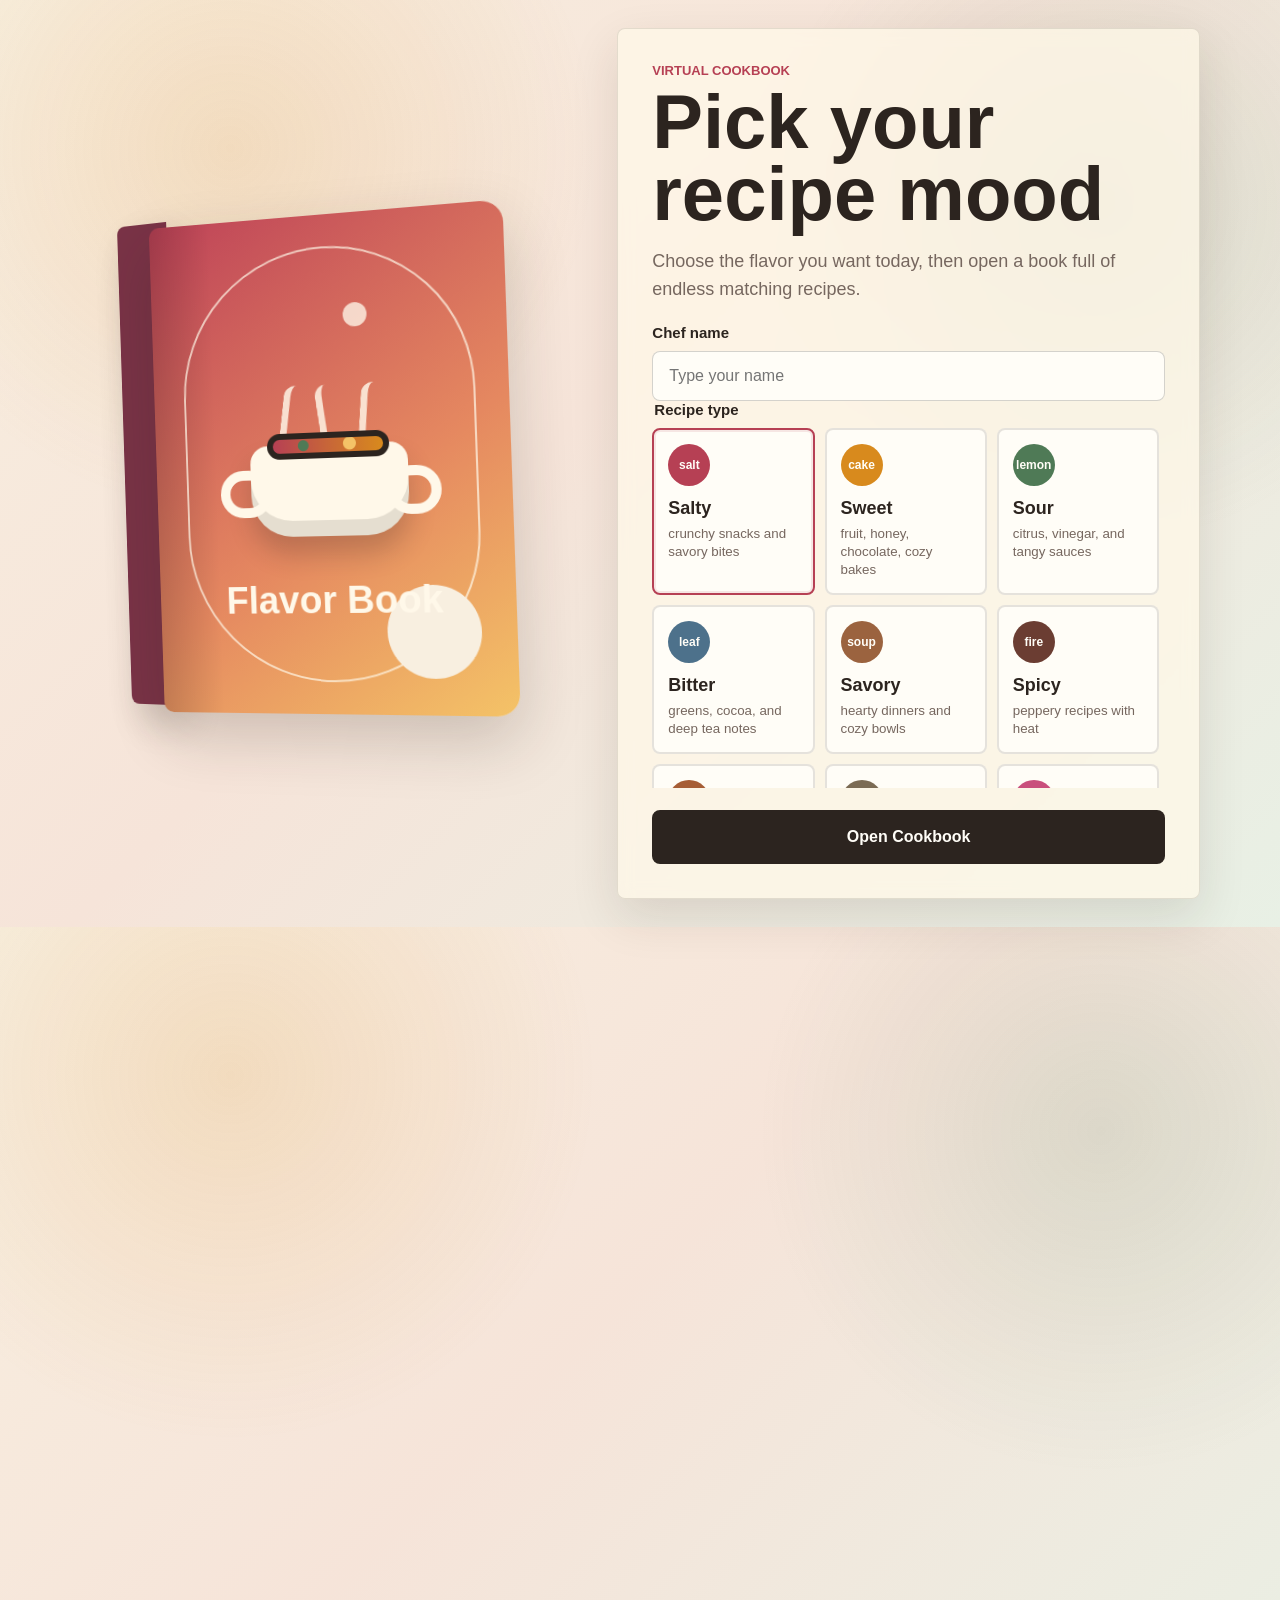
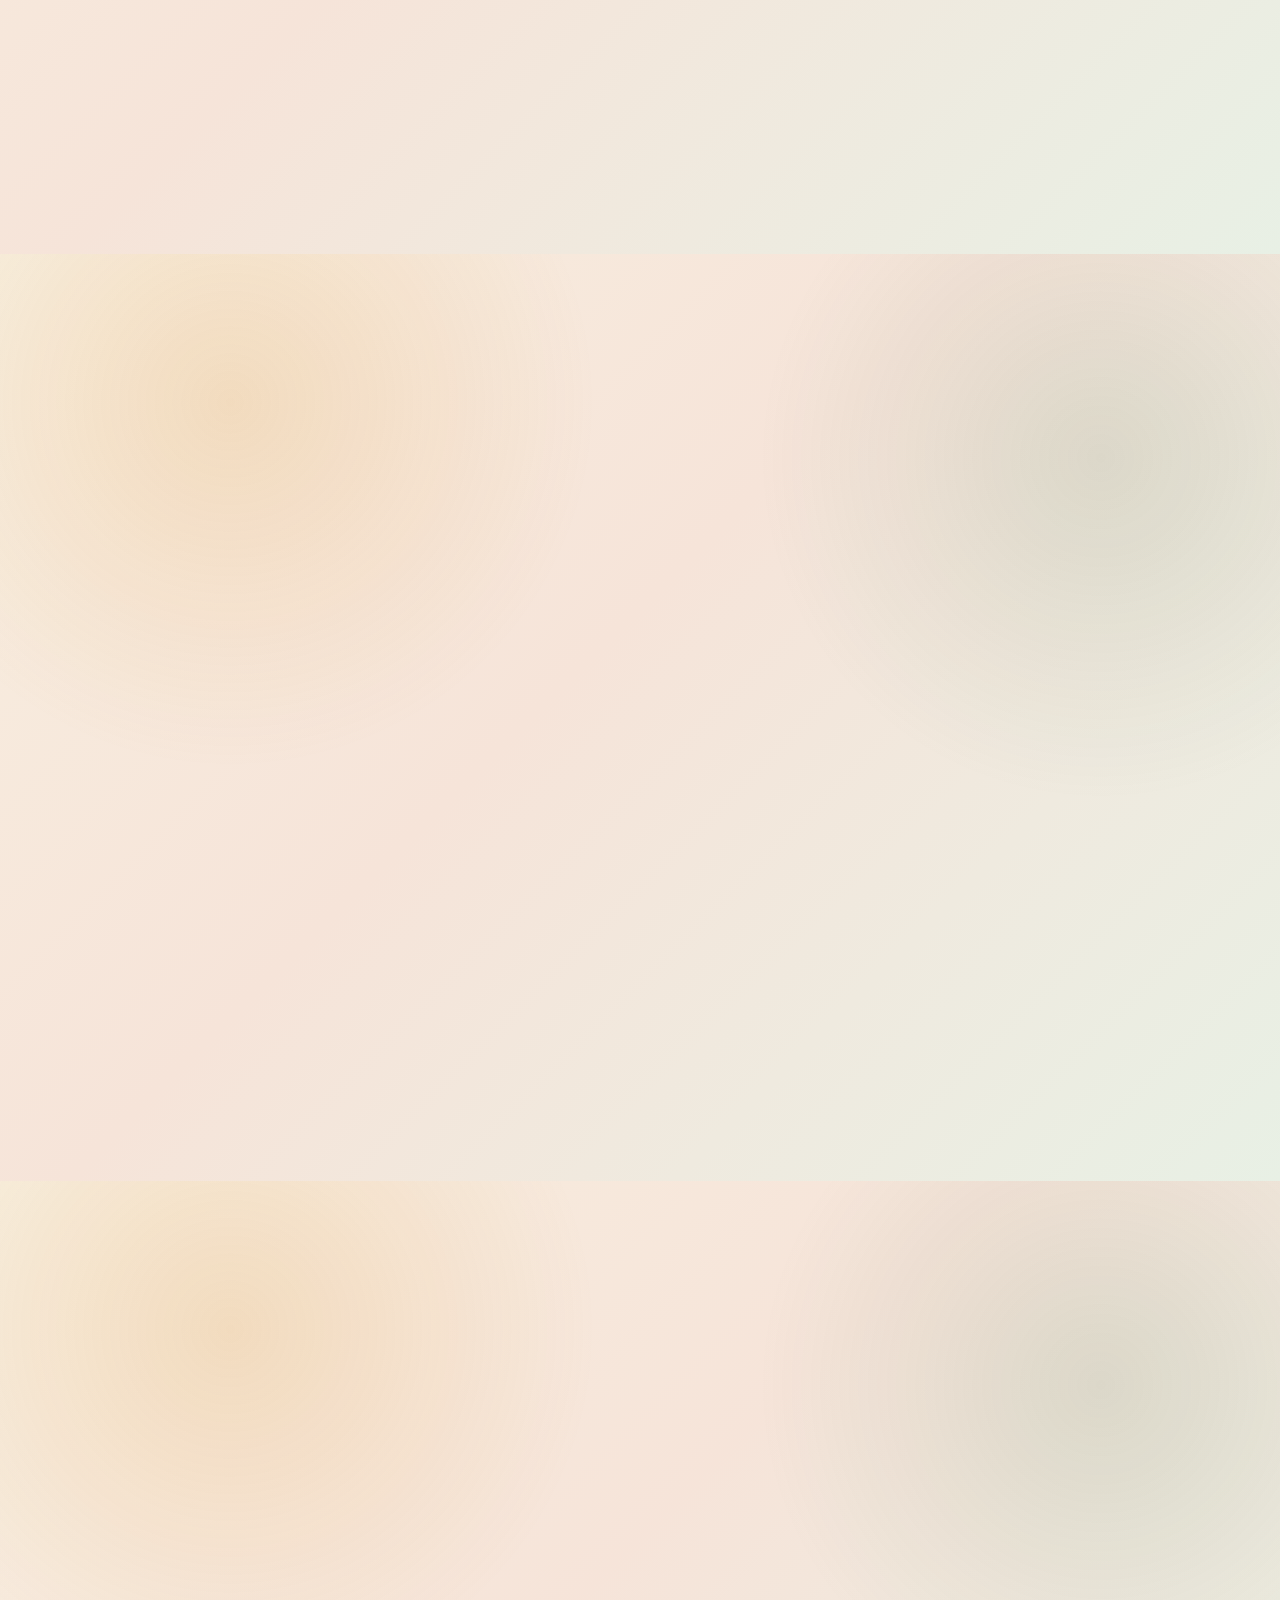
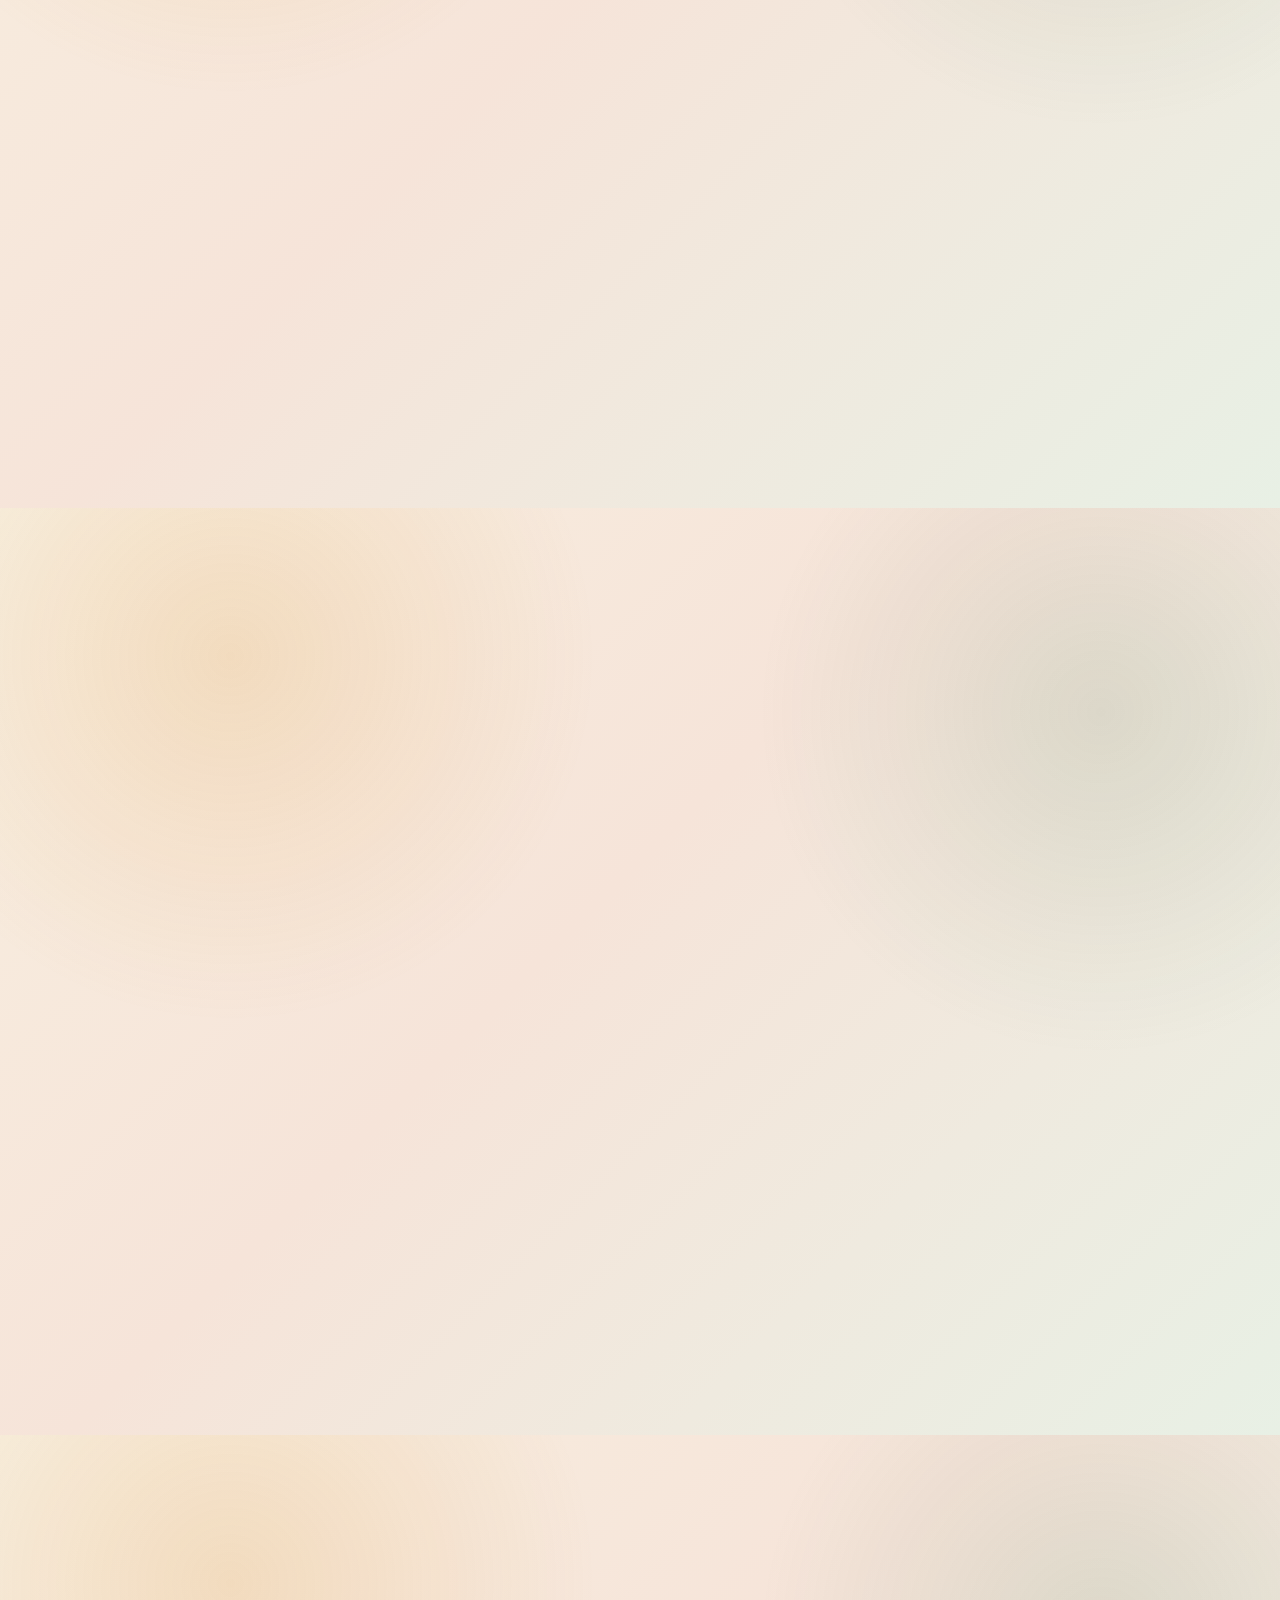
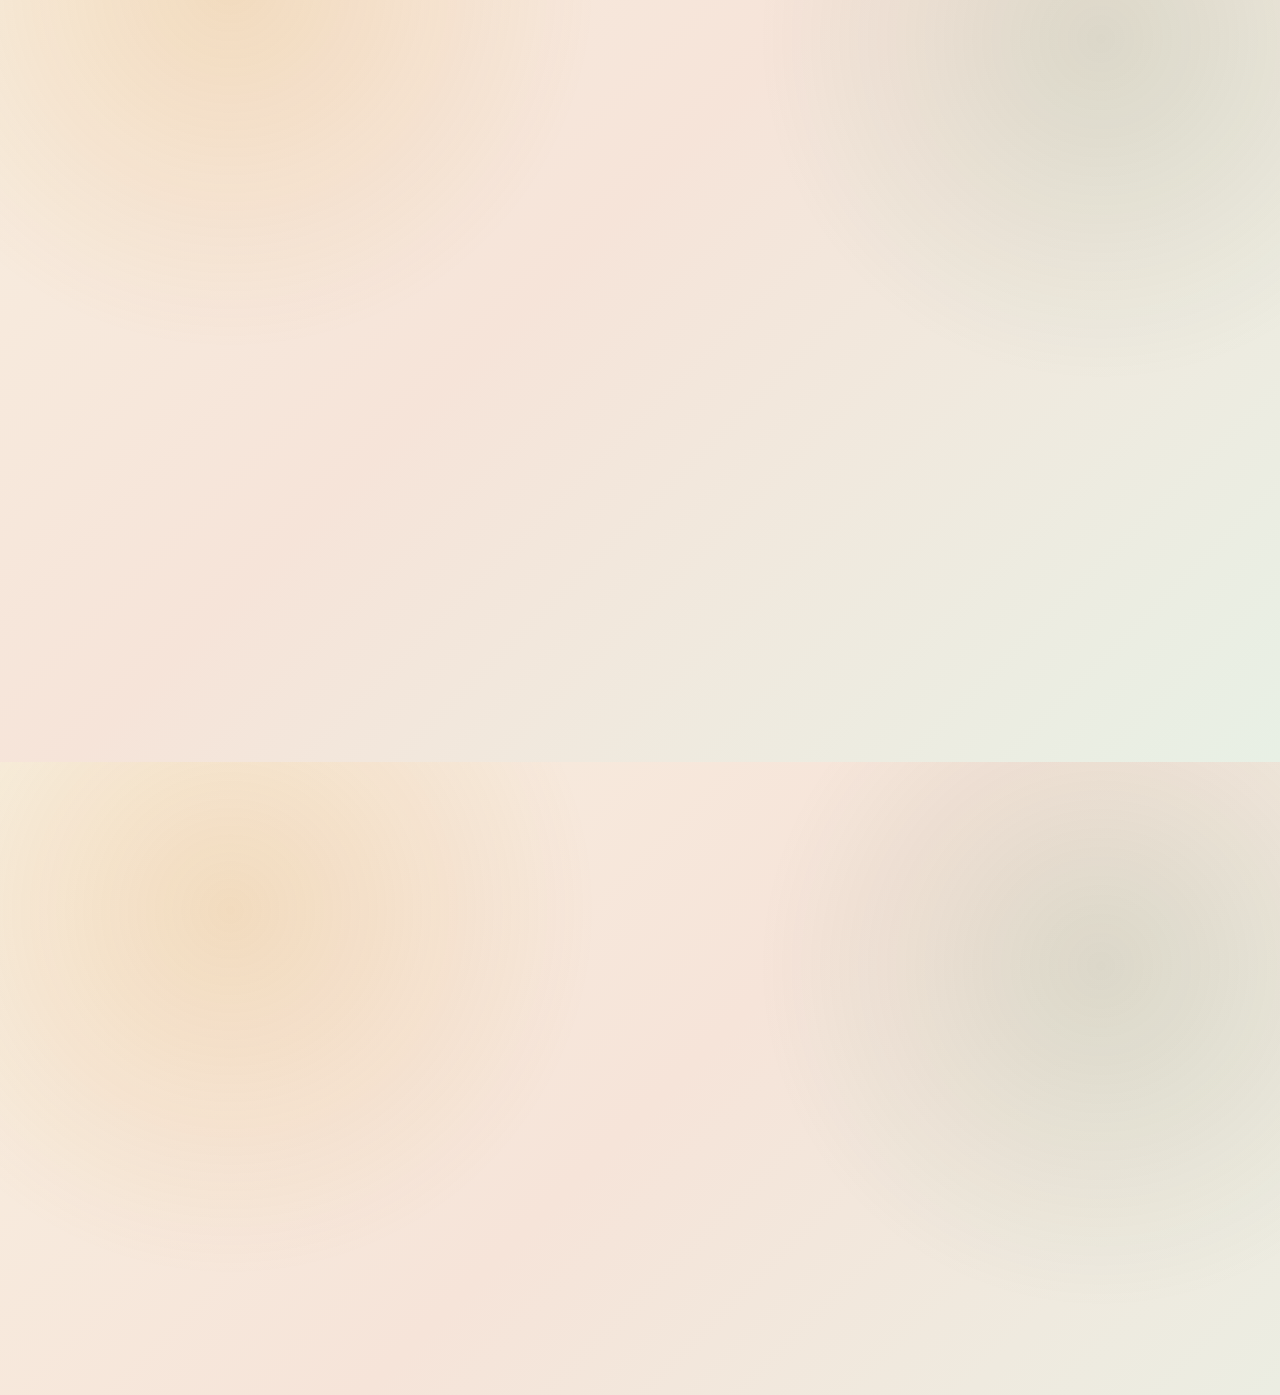
<file: index.html>
<!DOCTYPE html>
<html lang="en">
<head>
  <meta charset="UTF-8">
  <meta name="viewport" content="width=device-width, initial-scale=1.0">
  <title>Flavor Book</title>
  <link rel="stylesheet" href="styles.css">
</head>
<body>
  <main class="app-shell">
    <section class="login-view" id="loginView" aria-labelledby="loginTitle">
      <div class="cover-art" aria-hidden="true">
        <div class="book-spine"></div>
        <div class="book-cover">
          <div class="soup-logo">
            <span class="steam steam-one"></span>
            <span class="steam steam-two"></span>
            <span class="steam steam-three"></span>
            <div class="soup-pot">
              <span class="soup-surface"></span>
            </div>
          </div>
          <p>Flavor Book</p>
        </div>
      </div>

      <form class="login-panel" id="loginForm">
        <p class="eyebrow">Virtual Cookbook</p>
        <h1 id="loginTitle">Pick your recipe mood</h1>
        <p class="intro">Choose the flavor you want today, then open a book full of endless matching recipes.</p>

        <label class="name-label" for="chefName">Chef name</label>
        <input id="chefName" name="chefName" type="text" placeholder="Type your name" autocomplete="name" maxlength="24">

        <fieldset>
          <legend>Recipe type</legend>
          <div class="flavor-grid" id="flavorGrid"></div>
        </fieldset>

        <button class="primary-action" type="submit">Open Cookbook</button>
      </form>
    </section>

    <section class="cookbook-view hidden" id="cookbookView" aria-labelledby="bookTitle">
      <header class="topbar">
        <button class="icon-button" id="backButton" type="button" aria-label="Go back to flavor picker" title="Back">
          <span aria-hidden="true">&lsaquo;</span>
        </button>
        <div>
          <p class="eyebrow" id="chefGreeting">Chef</p>
          <h1 id="bookTitle">Salty Cookbook</h1>
        </div>
        <div class="tabs" id="bookTabs" aria-label="Cookbook categories"></div>
      </header>

      <div class="book-stage">
        <button class="page-button" id="prevRecipe" type="button" aria-label="Previous recipe" title="Previous recipe">
          <span aria-hidden="true">&lsaquo;</span>
        </button>

        <article class="cookbook" aria-live="polite">
          <div class="page left-page">
            <p class="page-kicker" id="recipeNumber">Recipe 1</p>
            <h2 id="recipeTitle"></h2>
            <p id="recipeDescription"></p>
            <div class="recipe-image" id="recipeImage" aria-hidden="true"></div>
          </div>
          <div class="page right-page">
            <div class="recipe-meta">
              <span id="recipeTime"></span>
              <span id="recipeLevel"></span>
            </div>
            <h3>Ingredients</h3>
            <ul id="ingredientList"></ul>
            <h3>Steps</h3>
            <ol id="stepList"></ol>
          </div>
        </article>

        <button class="page-button" id="nextRecipe" type="button" aria-label="Next recipe" title="Next recipe">
          <span aria-hidden="true">&rsaquo;</span>
        </button>
      </div>

      <section class="publish-panel" aria-labelledby="publishTitle">
        <div class="publish-copy">
          <p class="eyebrow">Your Recipes</p>
          <h2 id="publishTitle">Publish a recipe</h2>
          <p>Add a recipe to a flavor category, then pick it from your saved shelf to place it in the cookbook.</p>
        </div>

        <form class="recipe-form" id="recipeForm">
          <label for="recipeCategory">Category</label>
          <select id="recipeCategory" name="recipeCategory"></select>

          <label for="customTitle">Recipe name</label>
          <input id="customTitle" name="customTitle" type="text" placeholder="Example: My Cheesy Noodles" maxlength="54" required>

          <label for="customIngredients">Ingredients</label>
          <textarea id="customIngredients" name="customIngredients" placeholder="Write one ingredient per line" rows="5" required></textarea>

          <label for="customSteps">Steps</label>
          <textarea id="customSteps" name="customSteps" placeholder="Write one step per line" rows="5" required></textarea>

          <button class="primary-action" type="submit">Publish Recipe</button>
        </form>

        <div class="saved-recipes">
          <h3>Recipes to add</h3>
          <div class="saved-list" id="savedRecipeList"></div>
        </div>
      </section>
    </section>
  </main>

  <script src="app.js"></script>
</body>
</html>
</file>
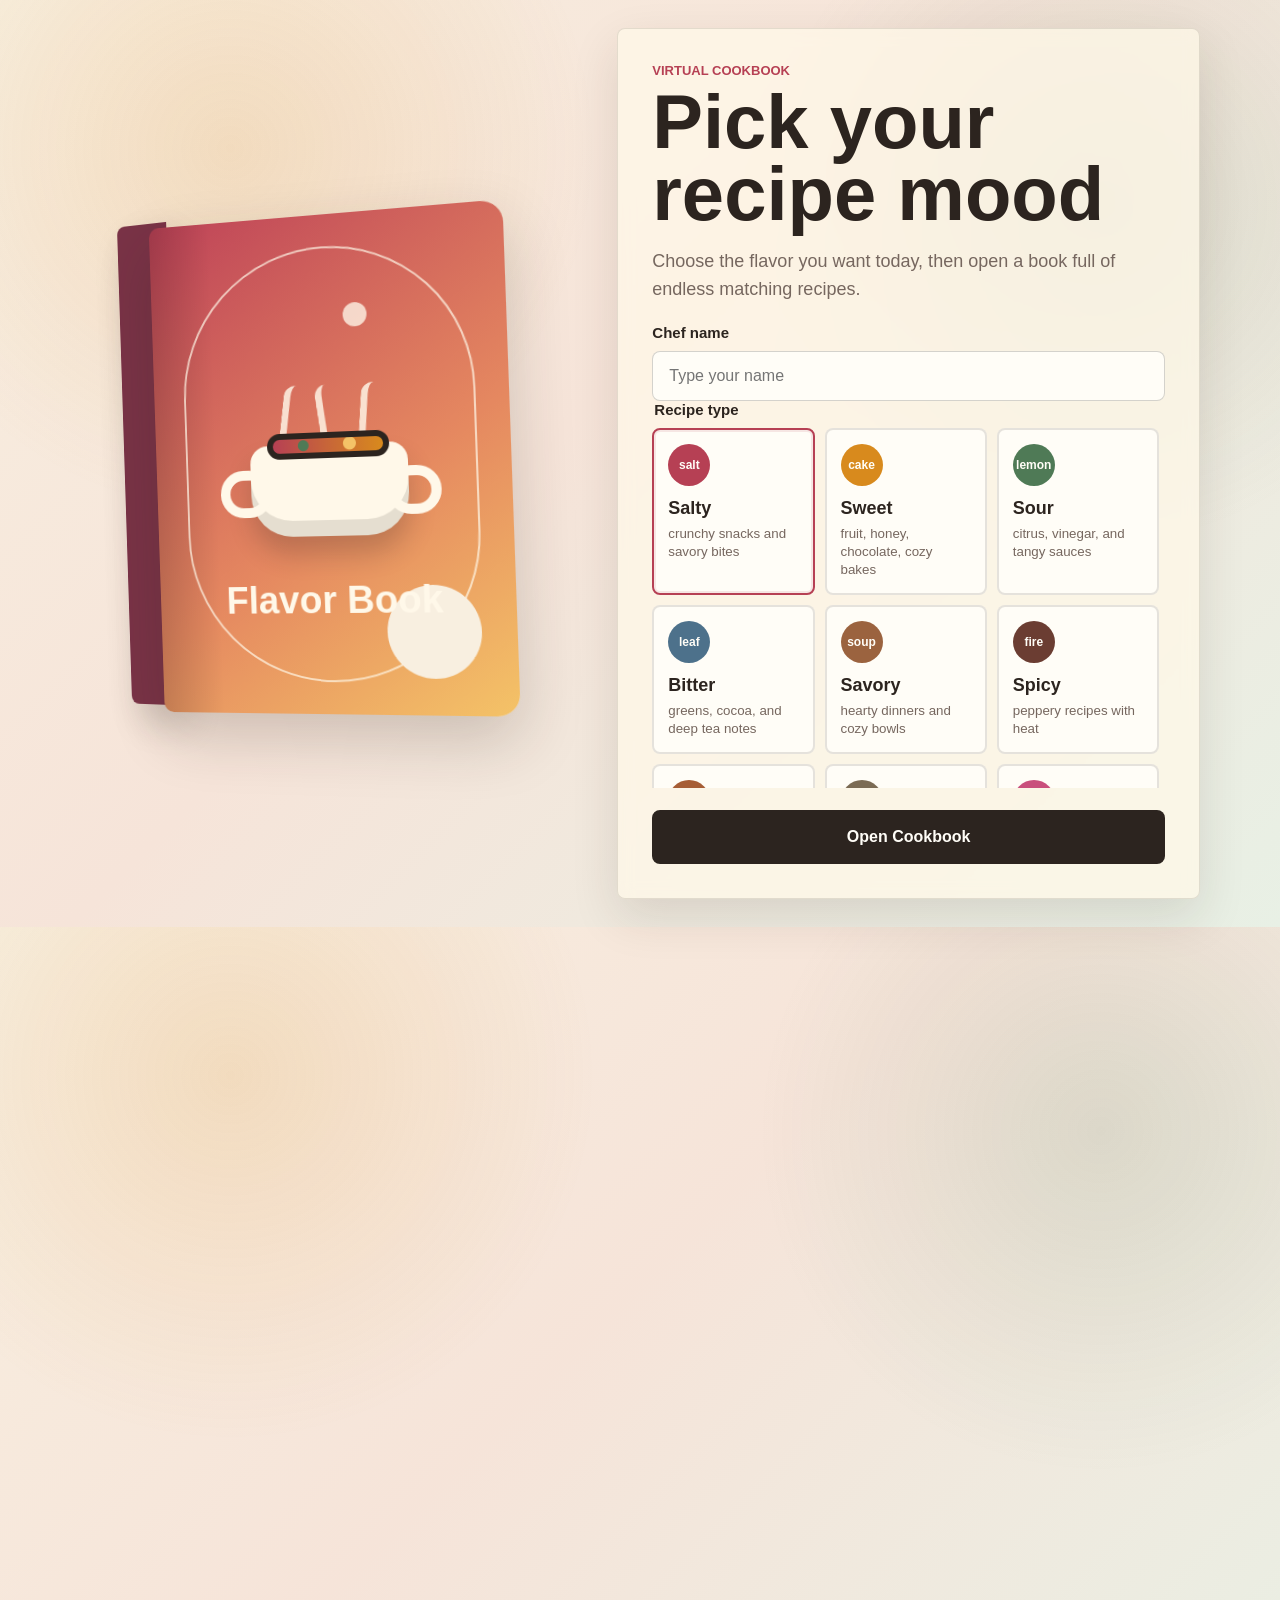
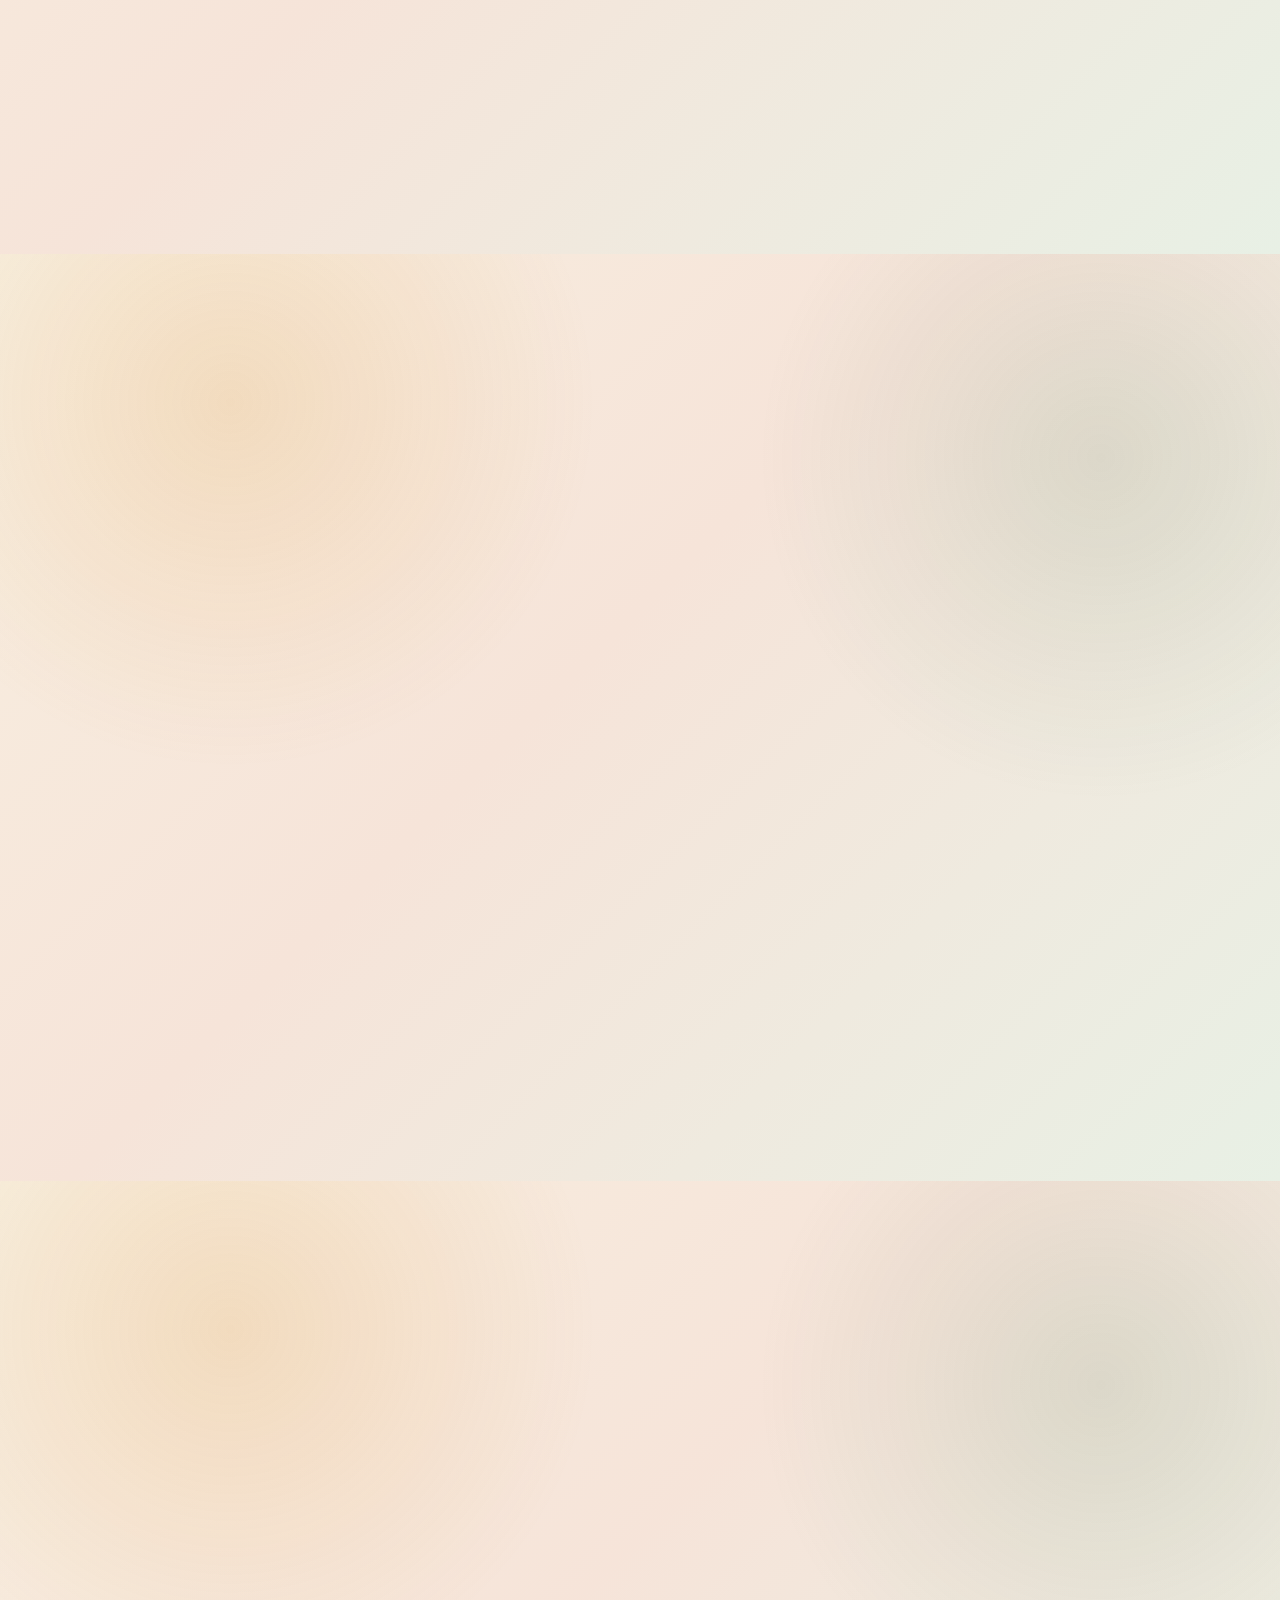
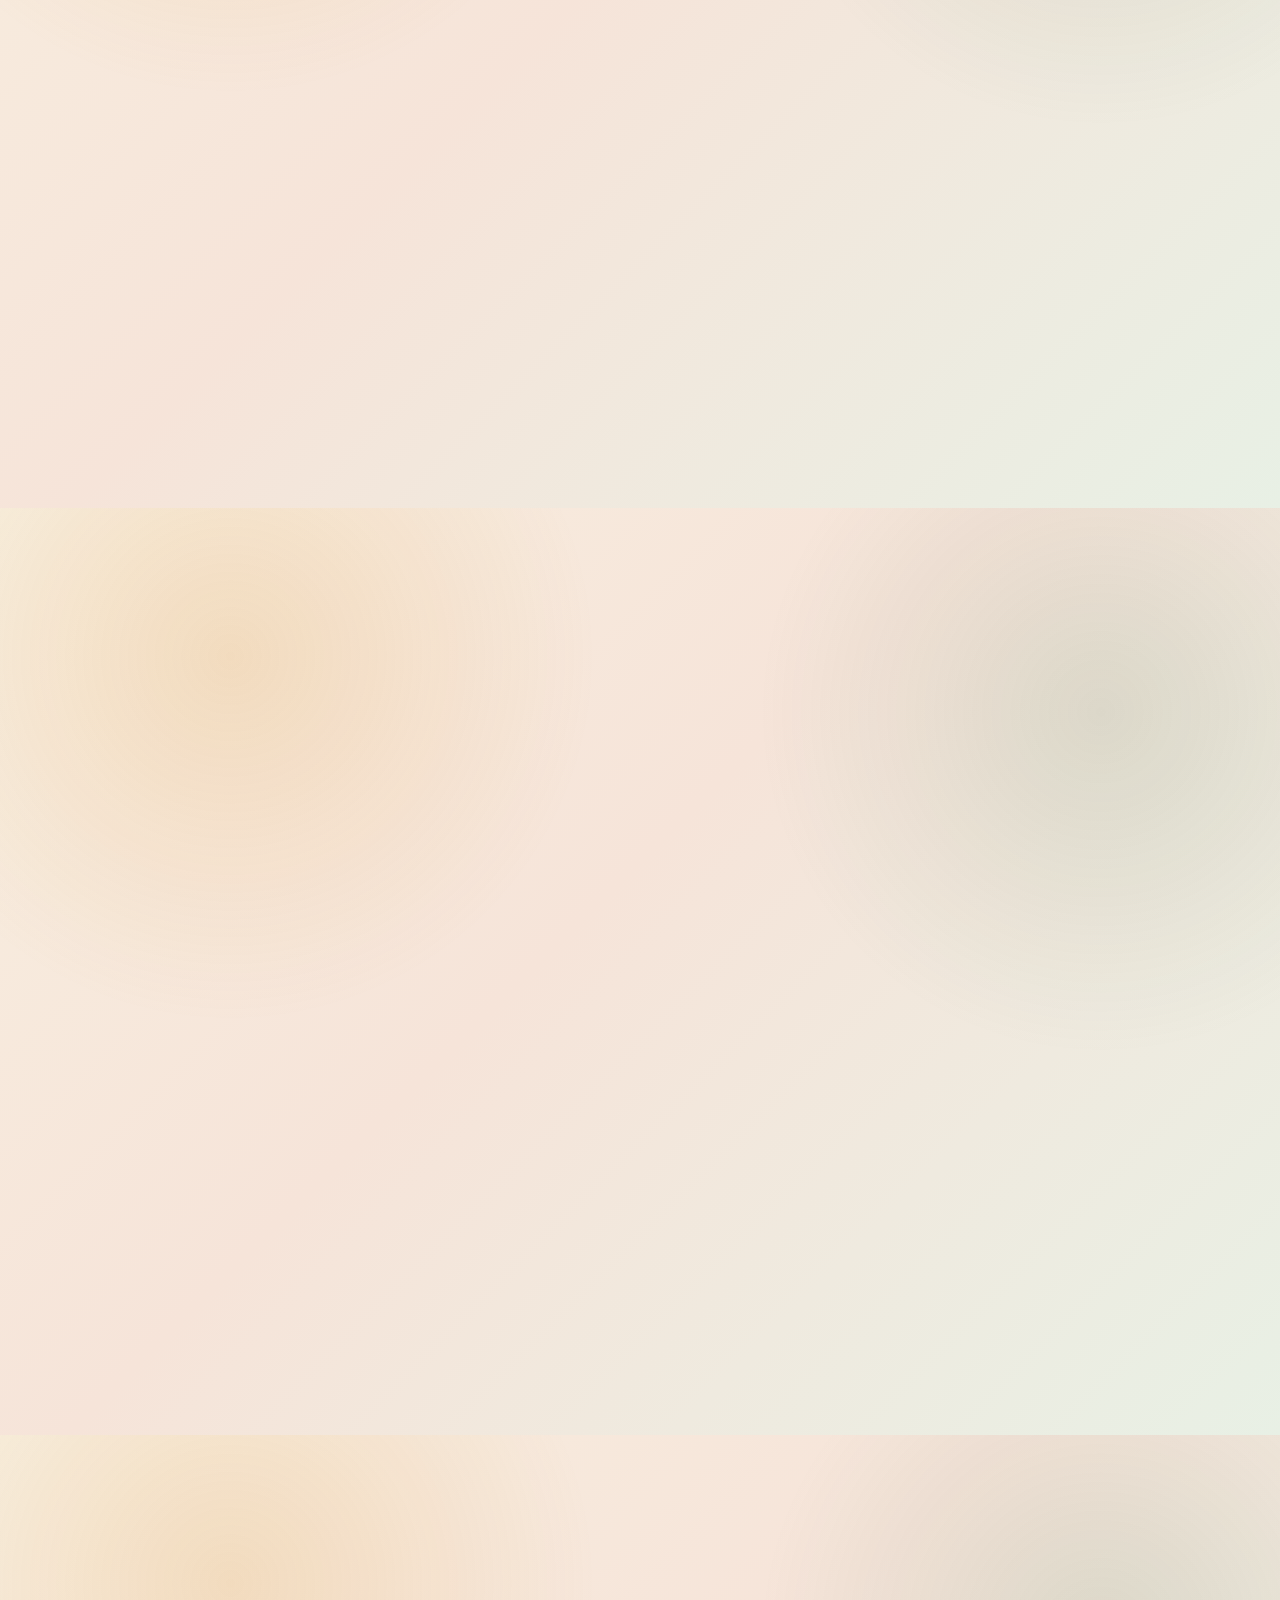
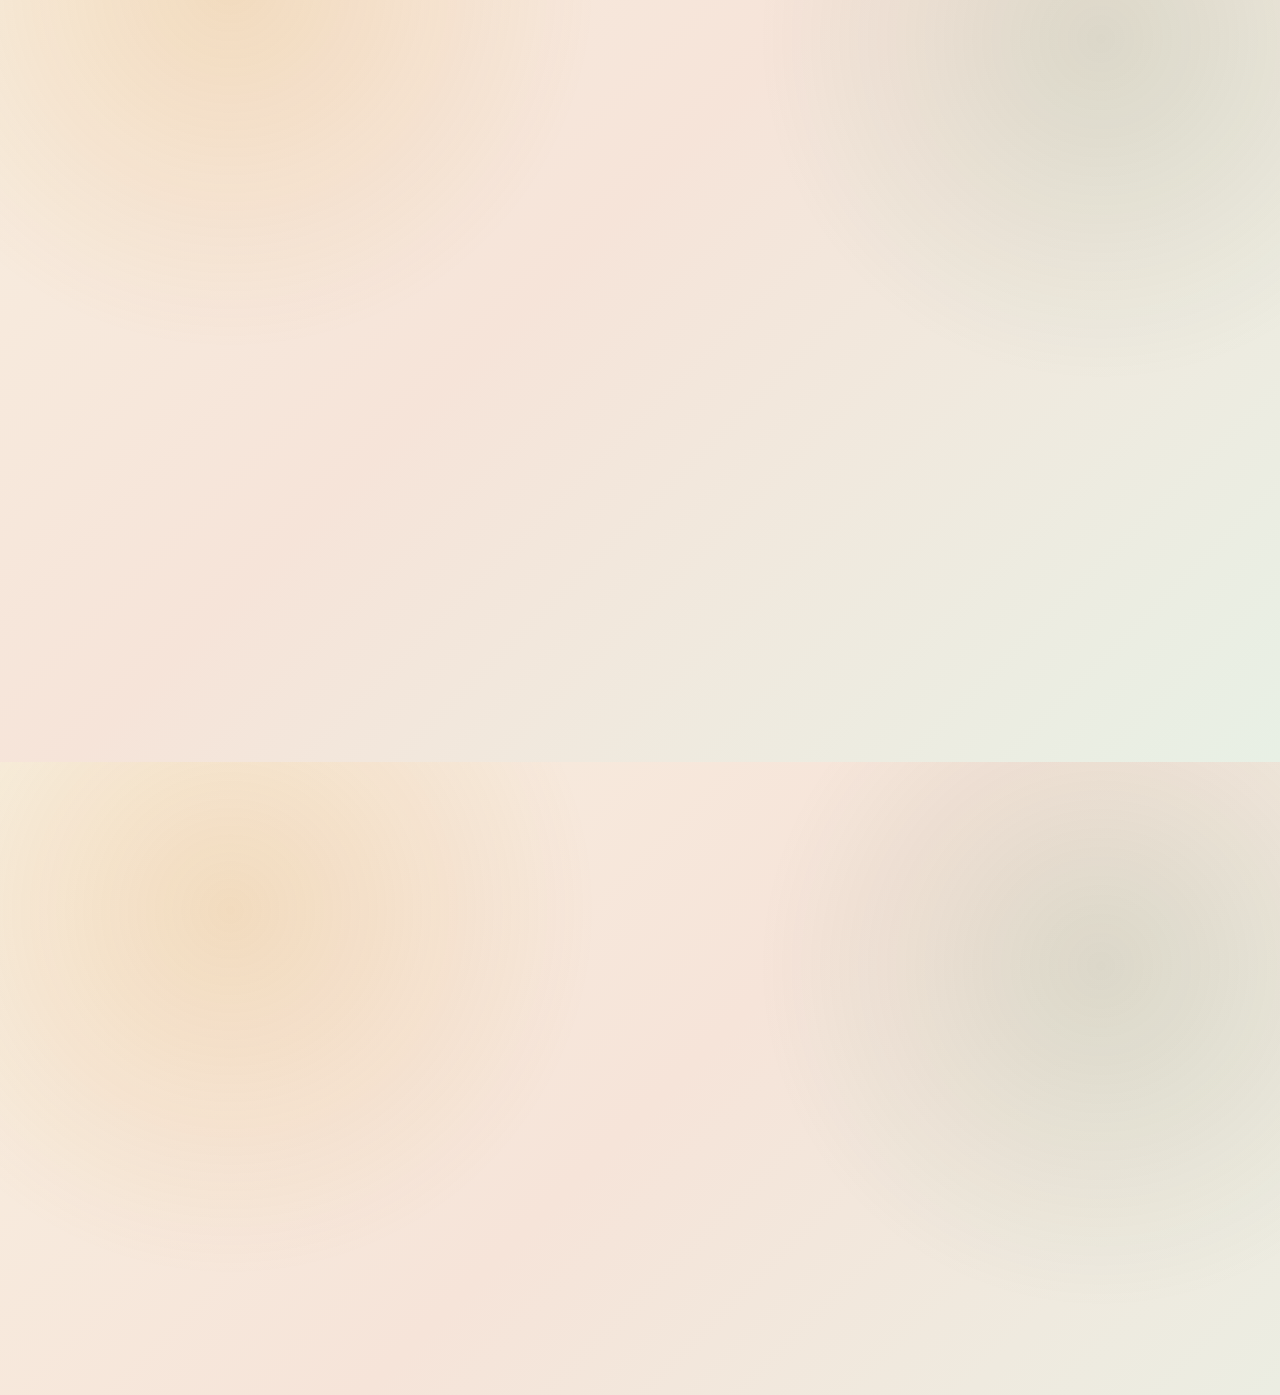
<file: cookbook/index.htm>
<!DOCTYPE html>
<html lang="en">
<head>
  <meta charset="UTF-8">
  <meta name="viewport" content="width=device-width, initial-scale=1.0">
  <title>Flavor Book</title>
  <link rel="stylesheet" href="styles.css">
</head>
<body>
  <main class="app-shell">
    <section class="login-view" id="loginView" aria-labelledby="loginTitle">
      <div class="cover-art" aria-hidden="true">
        <div class="book-spine"></div>
        <div class="book-cover">
          <div class="soup-logo">
            <span class="steam steam-one"></span>
            <span class="steam steam-two"></span>
            <span class="steam steam-three"></span>
            <div class="soup-pot">
              <span class="soup-surface"></span>
            </div>
          </div>
          <p>Flavor Book</p>
        </div>
      </div>

      <form class="login-panel" id="loginForm">
        <p class="eyebrow">Virtual Cookbook</p>
        <h1 id="loginTitle">Pick your recipe mood</h1>
        <p class="intro">Choose the flavor you want today, then open a book full of endless matching recipes.</p>

        <label class="name-label" for="chefName">Chef name</label>
        <input id="chefName" name="chefName" type="text" placeholder="Type your name" autocomplete="name" maxlength="24">

        <fieldset>
          <legend>Recipe type</legend>
          <div class="flavor-grid" id="flavorGrid"></div>
        </fieldset>

        <button class="primary-action" type="submit">Open Cookbook</button>
      </form>
    </section>

    <section class="cookbook-view hidden" id="cookbookView" aria-labelledby="bookTitle">
      <header class="topbar">
        <button class="icon-button" id="backButton" type="button" aria-label="Go back to flavor picker" title="Back">
          <span aria-hidden="true">&lsaquo;</span>
        </button>
        <div>
          <p class="eyebrow" id="chefGreeting">Chef</p>
          <h1 id="bookTitle">Salty Cookbook</h1>
        </div>
        <div class="tabs" id="bookTabs" aria-label="Cookbook categories"></div>
      </header>

      <div class="book-stage">
        <button class="page-button" id="prevRecipe" type="button" aria-label="Previous recipe" title="Previous recipe">
          <span aria-hidden="true">&lsaquo;</span>
        </button>

        <article class="cookbook" aria-live="polite">
          <div class="page left-page">
            <p class="page-kicker" id="recipeNumber">Recipe 1</p>
            <h2 id="recipeTitle"></h2>
            <p id="recipeDescription"></p>
            <div class="recipe-image" id="recipeImage" aria-hidden="true"></div>
          </div>
          <div class="page right-page">
            <div class="recipe-meta">
              <span id="recipeTime"></span>
              <span id="recipeLevel"></span>
            </div>
            <h3>Ingredients</h3>
            <ul id="ingredientList"></ul>
            <h3>Steps</h3>
            <ol id="stepList"></ol>
          </div>
        </article>

        <button class="page-button" id="nextRecipe" type="button" aria-label="Next recipe" title="Next recipe">
          <span aria-hidden="true">&rsaquo;</span>
        </button>
      </div>

      <section class="recipe-panel" aria-labelledby="recipePanelTitle">
        <div class="recipe-copy">
          <p class="eyebrow">Your Recipes</p>
          <h2 id="recipePanelTitle">Add a recipe</h2>
          <p>Add a recipe to a flavor category, then pick it from your saved shelf to place it in the cookbook.</p>
        </div>

        <form class="recipe-form" id="recipeForm">
          <label for="recipeCategory">Category</label>
          <select id="recipeCategory" name="recipeCategory"></select>

          <label for="customTitle">Recipe name</label>
          <input id="customTitle" name="customTitle" type="text" placeholder="Example: My Cheesy Noodles" maxlength="54" required>

          <label for="customIngredients">Ingredients</label>
          <textarea id="customIngredients" name="customIngredients" placeholder="Write one ingredient per line" rows="5" required></textarea>

          <label for="customSteps">Steps</label>
          <textarea id="customSteps" name="customSteps" placeholder="Write one step per line" rows="5" required></textarea>

          <button class="primary-action" type="submit">Save Recipe</button>
        </form>

        <div class="saved-recipes">
          <h3>Recipes to add</h3>
          <div class="saved-list" id="savedRecipeList"></div>
        </div>
      </section>
    </section>
  </main>

  <script src="app.js"></script>
</body>
</html>
</file>
<file: styles.css>
:root {
  --ink: #2c241f;
  --muted: #76675f;
  --paper: #fff8e9;
  --paper-deep: #f2ddbd;
  --berry: #b64054;
  --citrus: #d88a1d;
  --leaf: #4f7a56;
  --blue: #4d718b;
  --shadow: 0 24px 60px rgba(47, 34, 25, 0.2);
}

* {
  box-sizing: border-box;
}

body {
  margin: 0;
  min-height: 100vh;
  color: var(--ink);
  font-family: "Segoe UI", Arial, sans-serif;
  background:
    radial-gradient(circle at 18% 16%, rgba(216, 138, 29, 0.16), transparent 28%),
    radial-gradient(circle at 86% 22%, rgba(79, 122, 86, 0.14), transparent 26%),
    linear-gradient(135deg, #f8efe0 0%, #f6e4d9 45%, #e8f0e5 100%);
}

button,
input,
select,
textarea {
  font: inherit;
}

.app-shell {
  min-height: 100vh;
  padding: 28px;
}

.login-view,
.cookbook-view {
  min-height: calc(100vh - 56px);
}

.login-view {
  display: grid;
  grid-template-columns: minmax(260px, 0.85fr) minmax(320px, 1fr);
  align-items: center;
  gap: 42px;
  max-width: 1120px;
  margin: 0 auto;
}

.cover-art {
  position: relative;
  min-height: 560px;
  display: grid;
  place-items: center;
  perspective: 900px;
}

.book-cover {
  position: relative;
  width: min(360px, 78vw);
  aspect-ratio: 0.72;
  border-radius: 10px 22px 22px 10px;
  background:
    linear-gradient(90deg, rgba(0, 0, 0, 0.16), transparent 18%),
    linear-gradient(145deg, #be4358, #e58860 58%, #f4c367);
  box-shadow: var(--shadow);
  transform: rotateY(-10deg) rotateZ(-2deg);
  display: grid;
  place-items: center;
  overflow: hidden;
}

.book-cover::before,
.book-cover::after {
  content: "";
  position: absolute;
  border-radius: 999px;
}

.book-cover::before {
  inset: 32px;
  border: 2px solid rgba(255, 248, 233, 0.7);
}

.book-cover::after {
  width: 92px;
  height: 92px;
  right: 34px;
  bottom: 36px;
  background: #f8efe0;
  box-shadow: -68px -316px 0 -34px rgba(255, 248, 233, 0.78);
}

.book-spine {
  position: absolute;
  width: 54px;
  height: 480px;
  left: calc(50% - 206px);
  border-radius: 8px 0 0 8px;
  background: #793246;
  box-shadow: 8px 18px 34px rgba(47, 34, 25, 0.18);
  transform: rotateY(-15deg) rotateZ(-2deg);
}

.soup-logo {
  position: relative;
  z-index: 1;
  width: 190px;
  height: 160px;
}

.steam {
  position: absolute;
  top: 0;
  width: 24px;
  height: 78px;
  border-radius: 999px;
  border-left: 7px solid rgba(255, 248, 233, 0.82);
}

.steam-one {
  left: 48px;
  transform: rotate(8deg);
}

.steam-two {
  left: 88px;
  height: 92px;
  transform: rotate(-7deg);
}

.steam-three {
  left: 128px;
  transform: rotate(5deg);
}

.soup-pot {
  position: absolute;
  left: 15px;
  right: 15px;
  bottom: 8px;
  height: 92px;
  border-radius: 18px 18px 42px 42px;
  background: var(--paper);
  box-shadow:
    inset 0 -16px 0 rgba(44, 36, 31, 0.12),
    0 18px 26px rgba(44, 36, 31, 0.22);
}

.soup-pot::before,
.soup-pot::after {
  content: "";
  position: absolute;
  top: 24px;
  width: 34px;
  height: 28px;
  border: 10px solid var(--paper);
  border-radius: 999px;
}

.soup-pot::before {
  left: -32px;
}

.soup-pot::after {
  right: -32px;
}

.soup-surface {
  position: absolute;
  left: 18px;
  right: 18px;
  top: -12px;
  height: 26px;
  border-radius: 999px;
  background:
    radial-gradient(circle at 28% 48%, #4f7a56 0 5px, transparent 6px),
    radial-gradient(circle at 70% 42%, #f4c367 0 6px, transparent 7px),
    linear-gradient(90deg, #b64054, #d88a1d);
  border: 6px solid #2c241f;
}

.book-cover p {
  position: absolute;
  z-index: 2;
  bottom: 92px;
  margin: 0;
  color: var(--paper);
  font-size: 38px;
  font-weight: 800;
}

.login-panel {
  max-width: 620px;
  padding: 34px;
  border: 1px solid rgba(44, 36, 31, 0.12);
  border-radius: 8px;
  background: rgba(255, 248, 233, 0.74);
  box-shadow: 0 18px 48px rgba(47, 34, 25, 0.12);
  backdrop-filter: blur(8px);
}

.eyebrow {
  margin: 0 0 8px;
  color: var(--berry);
  font-size: 13px;
  font-weight: 800;
  letter-spacing: 0;
  text-transform: uppercase;
}

h1,
h2,
h3,
p {
  overflow-wrap: anywhere;
}

h1 {
  margin: 0;
  font-size: clamp(38px, 8vw, 76px);
  line-height: 0.95;
}

.intro {
  max-width: 48ch;
  color: var(--muted);
  font-size: 18px;
  line-height: 1.55;
}

.name-label,
legend {
  display: block;
  margin: 20px 0 10px;
  color: var(--ink);
  font-size: 15px;
  font-weight: 800;
}

input[type="text"],
select,
textarea {
  width: 100%;
  padding: 0 16px;
  border: 1px solid rgba(44, 36, 31, 0.2);
  border-radius: 8px;
  color: var(--ink);
  background: #fffdf7;
}

input[type="text"],
select {
  min-height: 50px;
}

textarea {
  min-height: 118px;
  padding-top: 12px;
  line-height: 1.45;
  resize: vertical;
}

fieldset {
  margin: 0;
  padding: 0;
  border: 0;
}

.flavor-grid {
  display: grid;
  grid-template-columns: repeat(auto-fit, minmax(132px, 1fr));
  gap: 10px;
  max-height: 360px;
  padding-right: 6px;
  overflow-y: auto;
}

.flavor-card {
  min-height: 132px;
  padding: 14px;
  border: 2px solid rgba(44, 36, 31, 0.12);
  border-radius: 8px;
  background: #fffdf7;
  cursor: pointer;
  transition: transform 160ms ease, border-color 160ms ease, box-shadow 160ms ease;
}

.flavor-card:hover,
.flavor-card:focus-within {
  transform: translateY(-2px);
  box-shadow: 0 10px 24px rgba(47, 34, 25, 0.12);
}

.flavor-card.selected {
  border-color: var(--berry);
  box-shadow: inset 0 0 0 2px rgba(182, 64, 84, 0.12);
}

.flavor-card input {
  position: absolute;
  opacity: 0;
  pointer-events: none;
}

.flavor-icon {
  display: grid;
  place-items: center;
  width: 42px;
  height: 42px;
  margin-bottom: 12px;
  border-radius: 50%;
  color: #fffdf7;
  background: var(--berry);
  font-size: 12px;
  font-weight: 800;
}

.flavor-card strong,
.flavor-card small {
  display: block;
}

.flavor-card strong {
  font-size: 18px;
}

.flavor-card small {
  margin-top: 6px;
  color: var(--muted);
  line-height: 1.35;
}

.primary-action {
  width: 100%;
  min-height: 54px;
  margin-top: 22px;
  border: 0;
  border-radius: 8px;
  color: #fffdf7;
  background: var(--ink);
  font-weight: 800;
  cursor: pointer;
}

.primary-action:hover,
.icon-button:hover,
.page-button:hover,
.tabs button:hover {
  filter: brightness(1.08);
}

.hidden {
  display: none;
}

.cookbook-view {
  max-width: 1180px;
  margin: 0 auto;
}

.topbar {
  display: grid;
  grid-template-columns: 52px 1fr auto;
  align-items: center;
  gap: 18px;
  margin-bottom: 22px;
}

.topbar h1 {
  font-size: clamp(30px, 5vw, 54px);
}

.icon-button,
.page-button {
  border: 0;
  border-radius: 50%;
  color: #fffdf7;
  background: var(--ink);
  cursor: pointer;
}

.icon-button {
  width: 48px;
  height: 48px;
  font-size: 34px;
  line-height: 1;
}

.tabs {
  display: flex;
  gap: 8px;
  max-width: min(520px, 44vw);
  padding: 6px;
  border: 1px solid rgba(44, 36, 31, 0.12);
  border-radius: 8px;
  background: rgba(255, 248, 233, 0.72);
  overflow-x: auto;
}

.tabs button {
  flex: 0 0 auto;
  min-width: 74px;
  min-height: 38px;
  border: 0;
  border-radius: 7px;
  color: var(--ink);
  background: transparent;
  font-weight: 800;
  cursor: pointer;
}

.tabs button.active {
  color: #fffdf7;
  background: var(--berry);
}

.book-stage {
  display: grid;
  grid-template-columns: 54px 1fr 54px;
  align-items: center;
  gap: 18px;
}

.page-button {
  width: 54px;
  height: 54px;
  font-size: 38px;
  line-height: 1;
}

.cookbook {
  display: grid;
  grid-template-columns: repeat(2, minmax(0, 1fr));
  min-height: 620px;
  border-radius: 8px;
  box-shadow: var(--shadow);
  background: linear-gradient(90deg, var(--paper) 0%, #fffdf7 48%, #d4b48d 50%, #fff8e9 52%, #fffdf7 100%);
  overflow: hidden;
}

.page {
  padding: clamp(24px, 4vw, 42px);
}

.left-page {
  border-right: 1px solid rgba(44, 36, 31, 0.1);
}

.page-kicker {
  margin: 0 0 12px;
  color: var(--berry);
  font-weight: 800;
}

.page h2 {
  margin: 0;
  font-size: clamp(32px, 5vw, 58px);
  line-height: 1;
}

.page p {
  color: var(--muted);
  line-height: 1.55;
}

.recipe-image {
  position: relative;
  min-height: 260px;
  margin-top: 30px;
  border-radius: 8px;
  background: linear-gradient(145deg, rgba(182, 64, 84, 0.18), rgba(244, 195, 103, 0.34));
  overflow: hidden;
}

.recipe-image::before,
.recipe-image::after {
  content: "";
  position: absolute;
  left: 50%;
  transform: translateX(-50%);
}

.recipe-image::before {
  width: 180px;
  height: 180px;
  top: 44px;
  border-radius: 50%;
  background: var(--dish-color, #b64054);
  box-shadow:
    inset 0 -16px 0 rgba(44, 36, 31, 0.12),
    0 0 0 18px #fffdf7,
    0 20px 34px rgba(47, 34, 25, 0.16);
}

.recipe-image::after {
  content: attr(data-label);
  top: 110px;
  width: 150px;
  color: #fffdf7;
  font-size: 20px;
  font-weight: 900;
  text-align: center;
  text-transform: uppercase;
}

.recipe-meta {
  display: flex;
  flex-wrap: wrap;
  gap: 10px;
  margin-bottom: 24px;
}

.recipe-meta span {
  padding: 8px 12px;
  border-radius: 999px;
  color: #fffdf7;
  background: var(--leaf);
  font-size: 14px;
  font-weight: 800;
}

.right-page h3 {
  margin: 22px 0 10px;
  font-size: 20px;
}

ul,
ol {
  margin: 0;
  padding-left: 22px;
  color: var(--muted);
  line-height: 1.65;
}

li {
  padding-left: 4px;
}

.publish-panel {
  display: grid;
  grid-template-columns: minmax(220px, 0.8fr) minmax(300px, 1fr) minmax(260px, 0.9fr);
  gap: 18px;
  margin-top: 26px;
  padding: 24px;
  border: 1px solid rgba(44, 36, 31, 0.12);
  border-radius: 8px;
  background: rgba(255, 248, 233, 0.78);
  box-shadow: 0 14px 34px rgba(47, 34, 25, 0.1);
}

.publish-copy h2 {
  margin: 0;
  font-size: clamp(28px, 4vw, 42px);
  line-height: 1;
}

.publish-copy p:not(.eyebrow),
.saved-recipes p {
  color: var(--muted);
  line-height: 1.5;
}

.recipe-form label {
  display: block;
  margin: 12px 0 8px;
  font-size: 14px;
  font-weight: 800;
}

.recipe-form .primary-action {
  margin-top: 16px;
}

.saved-recipes h3 {
  margin: 0 0 12px;
}

.saved-list {
  display: grid;
  gap: 10px;
  max-height: 430px;
  overflow-y: auto;
  padding-right: 4px;
}

.saved-card {
  padding: 14px;
  border: 1px solid rgba(44, 36, 31, 0.12);
  border-radius: 8px;
  background: #fffdf7;
}

.saved-card strong,
.saved-card small {
  display: block;
}

.saved-card small {
  margin: 5px 0 12px;
  color: var(--muted);
}

.saved-card button {
  min-height: 38px;
  padding: 0 12px;
  border: 0;
  border-radius: 8px;
  color: #fffdf7;
  background: var(--berry);
  font-weight: 800;
  cursor: pointer;
}

@media (max-width: 850px) {
  .app-shell {
    padding: 18px;
  }

  .login-view {
    grid-template-columns: 1fr;
    gap: 20px;
  }

  .cover-art {
    min-height: 280px;
  }

  .book-cover {
    width: min(220px, 70vw);
  }

  .book-spine {
    display: none;
  }

  .book-cover p {
    bottom: 56px;
    font-size: 26px;
  }

  .soup-logo {
    width: 134px;
    height: 112px;
  }

  .steam {
    height: 52px;
    width: 18px;
    border-left-width: 5px;
  }

  .steam-one {
    left: 34px;
  }

  .steam-two {
    left: 64px;
    height: 62px;
  }

  .steam-three {
    left: 94px;
  }

  .soup-pot {
    left: 10px;
    right: 10px;
    height: 64px;
  }

  .soup-pot::before,
  .soup-pot::after {
    top: 16px;
    width: 24px;
    height: 18px;
    border-width: 8px;
  }

  .soup-pot::before {
    left: -24px;
  }

  .soup-pot::after {
    right: -24px;
  }

  .soup-surface {
    left: 13px;
    right: 13px;
    top: -10px;
    height: 20px;
    border-width: 5px;
  }

  .flavor-grid,
  .cookbook,
  .topbar,
  .book-stage {
    grid-template-columns: 1fr;
  }

  .topbar {
    align-items: start;
  }

  .tabs {
    max-width: 100%;
    width: 100%;
    overflow-x: auto;
  }

  .tabs button {
    flex: 1;
  }

  .book-stage {
    gap: 12px;
  }

  .page-button {
    width: 100%;
    border-radius: 8px;
  }

  #prevRecipe {
    order: 2;
  }

  .cookbook {
    order: 1;
    min-height: 0;
  }

  #nextRecipe {
    order: 3;
  }

  .left-page {
    border-right: 0;
    border-bottom: 1px solid rgba(44, 36, 31, 0.1);
  }

  .publish-panel {
    grid-template-columns: 1fr;
    padding: 18px;
  }
}
</file>
<file: cookbook/styles.css>
:root {
  --ink: #2c241f;
  --muted: #76675f;
  --paper: #fff8e9;
  --paper-deep: #f2ddbd;
  --berry: #b64054;
  --citrus: #d88a1d;
  --leaf: #4f7a56;
  --blue: #4d718b;
  --shadow: 0 24px 60px rgba(47, 34, 25, 0.2);
}

* {
  box-sizing: border-box;
}

body {
  margin: 0;
  min-height: 100vh;
  color: var(--ink);
  font-family: "Segoe UI", Arial, sans-serif;
  background:
    radial-gradient(circle at 18% 16%, rgba(216, 138, 29, 0.16), transparent 28%),
    radial-gradient(circle at 86% 22%, rgba(79, 122, 86, 0.14), transparent 26%),
    linear-gradient(135deg, #f8efe0 0%, #f6e4d9 45%, #e8f0e5 100%);
}

button,
input,
select,
textarea {
  font: inherit;
}

.app-shell {
  min-height: 100vh;
  padding: 28px;
}

.login-view,
.cookbook-view {
  min-height: calc(100vh - 56px);
}

.login-view {
  display: grid;
  grid-template-columns: minmax(260px, 0.85fr) minmax(320px, 1fr);
  align-items: center;
  gap: 42px;
  max-width: 1120px;
  margin: 0 auto;
}

.cover-art {
  position: relative;
  min-height: 560px;
  display: grid;
  place-items: center;
  perspective: 900px;
}

.book-cover {
  position: relative;
  width: min(360px, 78vw);
  aspect-ratio: 0.72;
  border-radius: 10px 22px 22px 10px;
  background:
    linear-gradient(90deg, rgba(0, 0, 0, 0.16), transparent 18%),
    linear-gradient(145deg, #be4358, #e58860 58%, #f4c367);
  box-shadow: var(--shadow);
  transform: rotateY(-10deg) rotateZ(-2deg);
  display: grid;
  place-items: center;
  overflow: hidden;
}

.book-cover::before,
.book-cover::after {
  content: "";
  position: absolute;
  border-radius: 999px;
}

.book-cover::before {
  inset: 32px;
  border: 2px solid rgba(255, 248, 233, 0.7);
}

.book-cover::after {
  width: 92px;
  height: 92px;
  right: 34px;
  bottom: 36px;
  background: #f8efe0;
  box-shadow: -68px -316px 0 -34px rgba(255, 248, 233, 0.78);
}

.book-spine {
  position: absolute;
  width: 54px;
  height: 480px;
  left: calc(50% - 206px);
  border-radius: 8px 0 0 8px;
  background: #793246;
  box-shadow: 8px 18px 34px rgba(47, 34, 25, 0.18);
  transform: rotateY(-15deg) rotateZ(-2deg);
}

.soup-logo {
  position: relative;
  z-index: 1;
  width: 190px;
  height: 160px;
}

.steam {
  position: absolute;
  top: 0;
  width: 24px;
  height: 78px;
  border-radius: 999px;
  border-left: 7px solid rgba(255, 248, 233, 0.82);
}

.steam-one {
  left: 48px;
  transform: rotate(8deg);
}

.steam-two {
  left: 88px;
  height: 92px;
  transform: rotate(-7deg);
}

.steam-three {
  left: 128px;
  transform: rotate(5deg);
}

.soup-pot {
  position: absolute;
  left: 15px;
  right: 15px;
  bottom: 8px;
  height: 92px;
  border-radius: 18px 18px 42px 42px;
  background: var(--paper);
  box-shadow:
    inset 0 -16px 0 rgba(44, 36, 31, 0.12),
    0 18px 26px rgba(44, 36, 31, 0.22);
}

.soup-pot::before,
.soup-pot::after {
  content: "";
  position: absolute;
  top: 24px;
  width: 34px;
  height: 28px;
  border: 10px solid var(--paper);
  border-radius: 999px;
}

.soup-pot::before {
  left: -32px;
}

.soup-pot::after {
  right: -32px;
}

.soup-surface {
  position: absolute;
  left: 18px;
  right: 18px;
  top: -12px;
  height: 26px;
  border-radius: 999px;
  background:
    radial-gradient(circle at 28% 48%, #4f7a56 0 5px, transparent 6px),
    radial-gradient(circle at 70% 42%, #f4c367 0 6px, transparent 7px),
    linear-gradient(90deg, #b64054, #d88a1d);
  border: 6px solid #2c241f;
}

.book-cover p {
  position: absolute;
  z-index: 2;
  bottom: 92px;
  margin: 0;
  color: var(--paper);
  font-size: 38px;
  font-weight: 800;
}

.login-panel {
  max-width: 620px;
  padding: 34px;
  border: 1px solid rgba(44, 36, 31, 0.12);
  border-radius: 8px;
  background: rgba(255, 248, 233, 0.74);
  box-shadow: 0 18px 48px rgba(47, 34, 25, 0.12);
  backdrop-filter: blur(8px);
}

.eyebrow {
  margin: 0 0 8px;
  color: var(--berry);
  font-size: 13px;
  font-weight: 800;
  letter-spacing: 0;
  text-transform: uppercase;
}

h1,
h2,
h3,
p {
  overflow-wrap: anywhere;
}

h1 {
  margin: 0;
  font-size: clamp(38px, 8vw, 76px);
  line-height: 0.95;
}

.intro {
  max-width: 48ch;
  color: var(--muted);
  font-size: 18px;
  line-height: 1.55;
}

.name-label,
legend {
  display: block;
  margin: 20px 0 10px;
  color: var(--ink);
  font-size: 15px;
  font-weight: 800;
}

input[type="text"],
select,
textarea {
  width: 100%;
  padding: 0 16px;
  border: 1px solid rgba(44, 36, 31, 0.2);
  border-radius: 8px;
  color: var(--ink);
  background: #fffdf7;
}

input[type="text"],
select {
  min-height: 50px;
}

textarea {
  min-height: 118px;
  padding-top: 12px;
  line-height: 1.45;
  resize: vertical;
}

fieldset {
  margin: 0;
  padding: 0;
  border: 0;
}

.flavor-grid {
  display: grid;
  grid-template-columns: repeat(auto-fit, minmax(132px, 1fr));
  gap: 10px;
  max-height: 360px;
  padding-right: 6px;
  overflow-y: auto;
}

.flavor-card {
  min-height: 132px;
  padding: 14px;
  border: 2px solid rgba(44, 36, 31, 0.12);
  border-radius: 8px;
  background: #fffdf7;
  cursor: pointer;
  transition: transform 160ms ease, border-color 160ms ease, box-shadow 160ms ease;
}

.flavor-card:hover,
.flavor-card:focus-within {
  transform: translateY(-2px);
  box-shadow: 0 10px 24px rgba(47, 34, 25, 0.12);
}

.flavor-card.selected {
  border-color: var(--berry);
  box-shadow: inset 0 0 0 2px rgba(182, 64, 84, 0.12);
}

.flavor-card input {
  position: absolute;
  opacity: 0;
  pointer-events: none;
}

.flavor-icon {
  display: grid;
  place-items: center;
  width: 42px;
  height: 42px;
  margin-bottom: 12px;
  border-radius: 50%;
  color: #fffdf7;
  background: var(--berry);
  font-size: 12px;
  font-weight: 800;
}

.flavor-card strong,
.flavor-card small {
  display: block;
}

.flavor-card strong {
  font-size: 18px;
}

.flavor-card small {
  margin-top: 6px;
  color: var(--muted);
  line-height: 1.35;
}

.primary-action {
  width: 100%;
  min-height: 54px;
  margin-top: 22px;
  border: 0;
  border-radius: 8px;
  color: #fffdf7;
  background: var(--ink);
  font-weight: 800;
  cursor: pointer;
}

.primary-action:hover,
.icon-button:hover,
.page-button:hover,
.tabs button:hover {
  filter: brightness(1.08);
}

.hidden {
  display: none;
}

.cookbook-view {
  max-width: 1180px;
  margin: 0 auto;
}

.topbar {
  display: grid;
  grid-template-columns: 52px 1fr auto;
  align-items: center;
  gap: 18px;
  margin-bottom: 22px;
}

.topbar h1 {
  font-size: clamp(30px, 5vw, 54px);
}

.icon-button,
.page-button {
  border: 0;
  border-radius: 50%;
  color: #fffdf7;
  background: var(--ink);
  cursor: pointer;
}

.icon-button {
  width: 48px;
  height: 48px;
  font-size: 34px;
  line-height: 1;
}

.tabs {
  display: flex;
  gap: 8px;
  max-width: min(520px, 44vw);
  padding: 6px;
  border: 1px solid rgba(44, 36, 31, 0.12);
  border-radius: 8px;
  background: rgba(255, 248, 233, 0.72);
  overflow-x: auto;
}

.tabs button {
  flex: 0 0 auto;
  min-width: 74px;
  min-height: 38px;
  border: 0;
  border-radius: 7px;
  color: var(--ink);
  background: transparent;
  font-weight: 800;
  cursor: pointer;
}

.tabs button.active {
  color: #fffdf7;
  background: var(--berry);
}

.book-stage {
  display: grid;
  grid-template-columns: 54px 1fr 54px;
  align-items: center;
  gap: 18px;
}

.page-button {
  width: 54px;
  height: 54px;
  font-size: 38px;
  line-height: 1;
}

.cookbook {
  display: grid;
  grid-template-columns: repeat(2, minmax(0, 1fr));
  min-height: 620px;
  border-radius: 8px;
  box-shadow: var(--shadow);
  background: linear-gradient(90deg, var(--paper) 0%, #fffdf7 48%, #d4b48d 50%, #fff8e9 52%, #fffdf7 100%);
  overflow: hidden;
}

.page {
  padding: clamp(24px, 4vw, 42px);
}

.left-page {
  border-right: 1px solid rgba(44, 36, 31, 0.1);
}

.page-kicker {
  margin: 0 0 12px;
  color: var(--berry);
  font-weight: 800;
}

.page h2 {
  margin: 0;
  font-size: clamp(32px, 5vw, 58px);
  line-height: 1;
}

.page p {
  color: var(--muted);
  line-height: 1.55;
}

.recipe-image {
  position: relative;
  min-height: 260px;
  margin-top: 30px;
  border-radius: 8px;
  background: linear-gradient(145deg, rgba(182, 64, 84, 0.18), rgba(244, 195, 103, 0.34));
  overflow: hidden;
}

.recipe-image::before,
.recipe-image::after {
  content: "";
  position: absolute;
  left: 50%;
  transform: translateX(-50%);
}

.recipe-image::before {
  width: 180px;
  height: 180px;
  top: 44px;
  border-radius: 50%;
  background: var(--dish-color, #b64054);
  box-shadow:
    inset 0 -16px 0 rgba(44, 36, 31, 0.12),
    0 0 0 18px #fffdf7,
    0 20px 34px rgba(47, 34, 25, 0.16);
}

.recipe-image::after {
  content: attr(data-label);
  top: 110px;
  width: 150px;
  color: #fffdf7;
  font-size: 20px;
  font-weight: 900;
  text-align: center;
  text-transform: uppercase;
}

.recipe-meta {
  display: flex;
  flex-wrap: wrap;
  gap: 10px;
  margin-bottom: 24px;
}

.recipe-meta span {
  padding: 8px 12px;
  border-radius: 999px;
  color: #fffdf7;
  background: var(--leaf);
  font-size: 14px;
  font-weight: 800;
}

.right-page h3 {
  margin: 22px 0 10px;
  font-size: 20px;
}

ul,
ol {
  margin: 0;
  padding-left: 22px;
  color: var(--muted);
  line-height: 1.65;
}

li {
  padding-left: 4px;
}

.recipe-panel {
  display: grid;
  grid-template-columns: minmax(220px, 0.8fr) minmax(300px, 1fr) minmax(260px, 0.9fr);
  gap: 18px;
  margin-top: 26px;
  padding: 24px;
  border: 1px solid rgba(44, 36, 31, 0.12);
  border-radius: 8px;
  background: rgba(255, 248, 233, 0.78);
  box-shadow: 0 14px 34px rgba(47, 34, 25, 0.1);
}

.recipe-copy h2 {
  margin: 0;
  font-size: clamp(28px, 4vw, 42px);
  line-height: 1;
}

.recipe-copy p:not(.eyebrow),
.saved-recipes p {
  color: var(--muted);
  line-height: 1.5;
}

.recipe-form label {
  display: block;
  margin: 12px 0 8px;
  font-size: 14px;
  font-weight: 800;
}

.recipe-form .primary-action {
  margin-top: 16px;
}

.saved-recipes h3 {
  margin: 0 0 12px;
}

.saved-list {
  display: grid;
  gap: 10px;
  max-height: 430px;
  overflow-y: auto;
  padding-right: 4px;
}

.saved-card {
  padding: 14px;
  border: 1px solid rgba(44, 36, 31, 0.12);
  border-radius: 8px;
  background: #fffdf7;
}

.saved-card strong,
.saved-card small {
  display: block;
}

.saved-card small {
  margin: 5px 0 12px;
  color: var(--muted);
}

.saved-card button {
  min-height: 38px;
  padding: 0 12px;
  border: 0;
  border-radius: 8px;
  color: #fffdf7;
  background: var(--berry);
  font-weight: 800;
  cursor: pointer;
}

@media (max-width: 850px) {
  .app-shell {
    padding: 18px;
  }

  .login-view {
    grid-template-columns: 1fr;
    gap: 20px;
  }

  .cover-art {
    min-height: 280px;
  }

  .book-cover {
    width: min(220px, 70vw);
  }

  .book-spine {
    display: none;
  }

  .book-cover p {
    bottom: 56px;
    font-size: 26px;
  }

  .soup-logo {
    width: 134px;
    height: 112px;
  }

  .steam {
    height: 52px;
    width: 18px;
    border-left-width: 5px;
  }

  .steam-one {
    left: 34px;
  }

  .steam-two {
    left: 64px;
    height: 62px;
  }

  .steam-three {
    left: 94px;
  }

  .soup-pot {
    left: 10px;
    right: 10px;
    height: 64px;
  }

  .soup-pot::before,
  .soup-pot::after {
    top: 16px;
    width: 24px;
    height: 18px;
    border-width: 8px;
  }

  .soup-pot::before {
    left: -24px;
  }

  .soup-pot::after {
    right: -24px;
  }

  .soup-surface {
    left: 13px;
    right: 13px;
    top: -10px;
    height: 20px;
    border-width: 5px;
  }

  .flavor-grid,
  .cookbook,
  .topbar,
  .book-stage {
    grid-template-columns: 1fr;
  }

  .topbar {
    align-items: start;
  }

  .tabs {
    max-width: 100%;
    width: 100%;
    overflow-x: auto;
  }

  .tabs button {
    flex: 1;
  }

  .book-stage {
    gap: 12px;
  }

  .page-button {
    width: 100%;
    border-radius: 8px;
  }

  #prevRecipe {
    order: 2;
  }

  .cookbook {
    order: 1;
    min-height: 0;
  }

  #nextRecipe {
    order: 3;
  }

  .left-page {
    border-right: 0;
    border-bottom: 1px solid rgba(44, 36, 31, 0.1);
  }

  .recipe-panel {
    grid-template-columns: 1fr;
    padding: 18px;
  }
}
</file>
